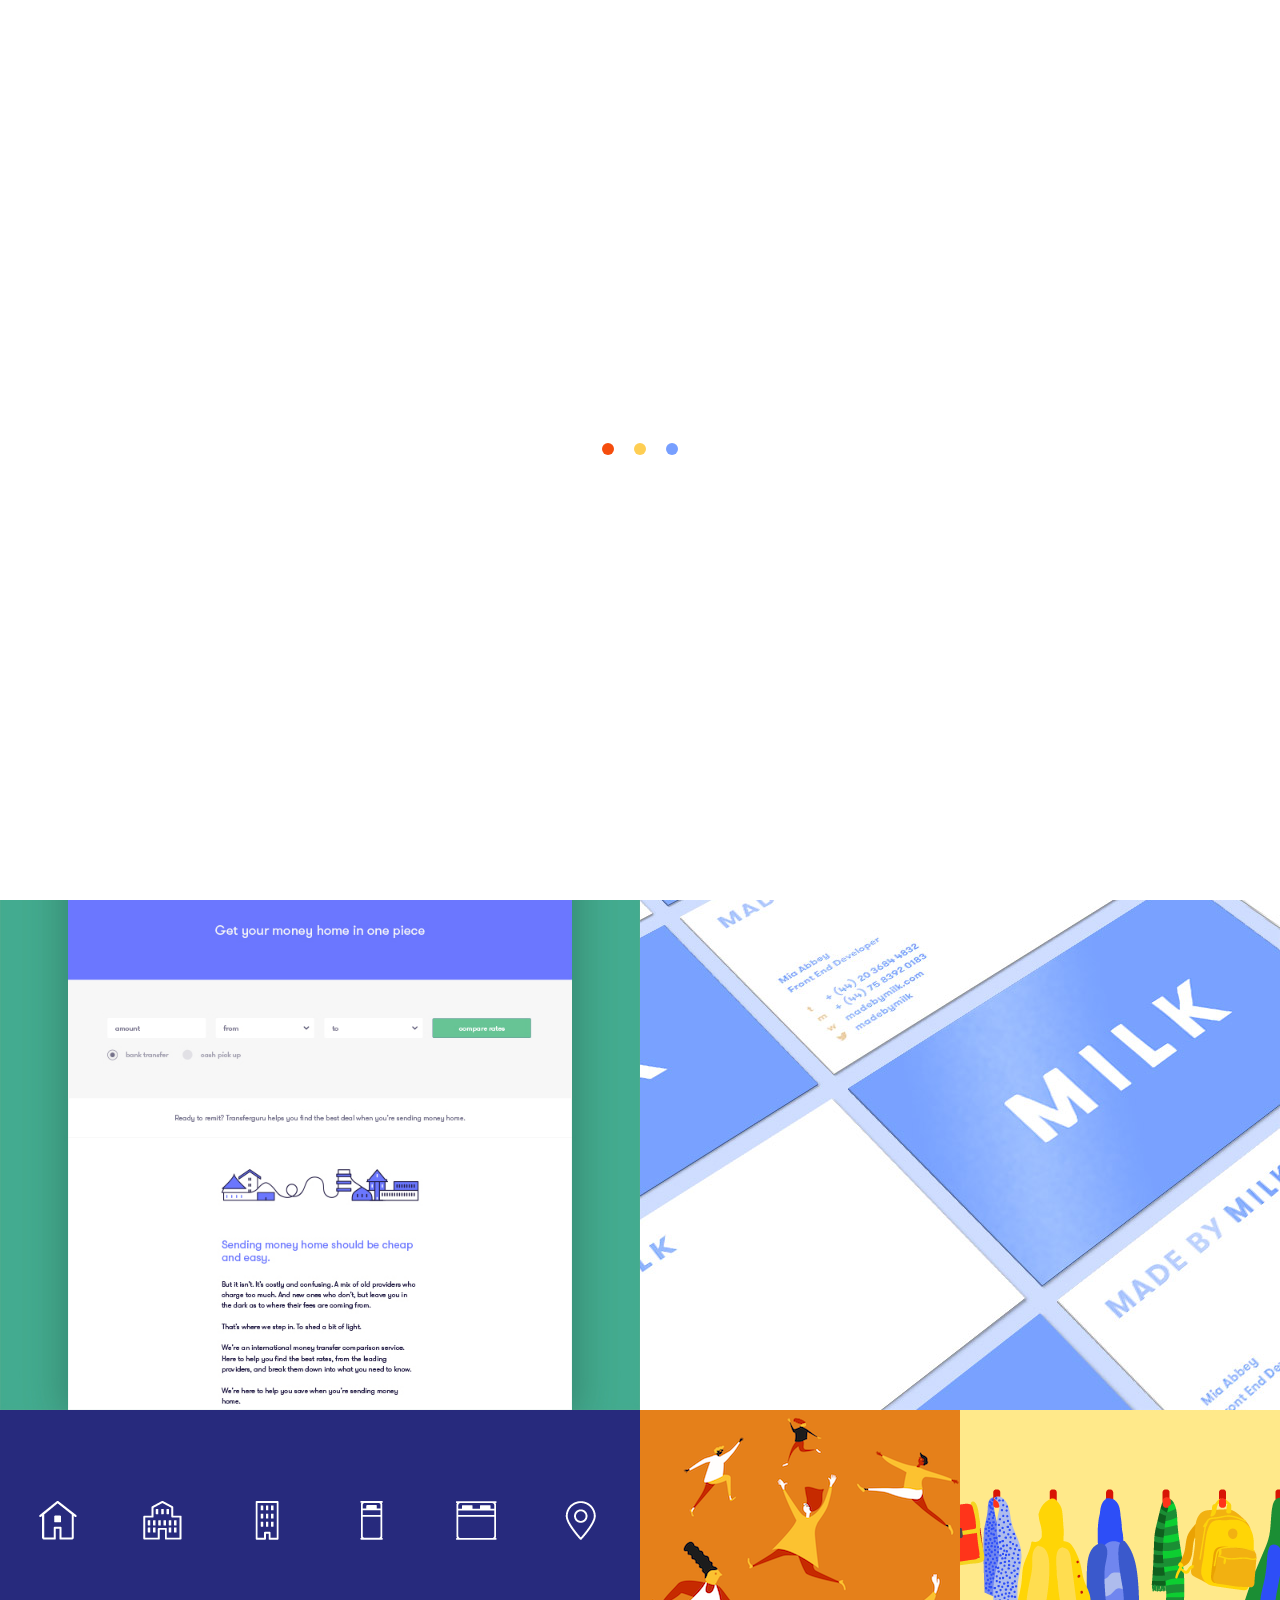
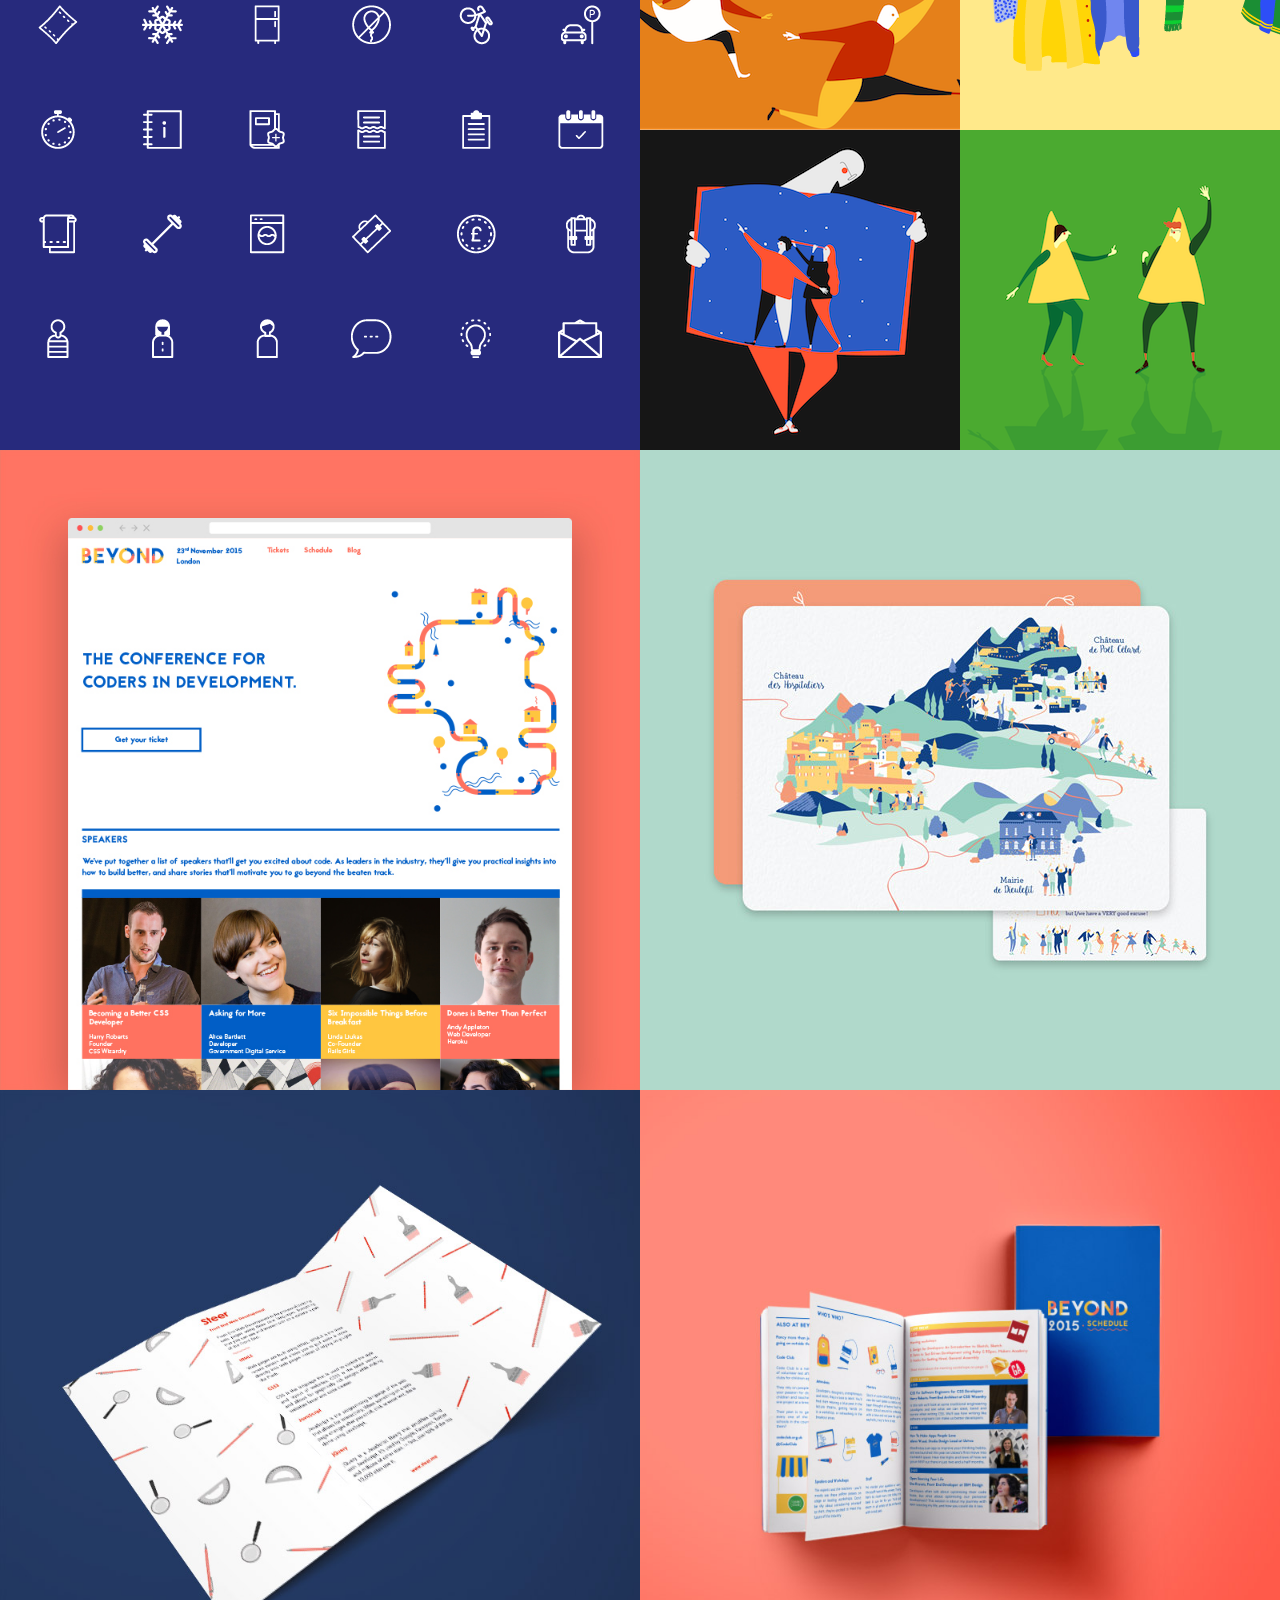
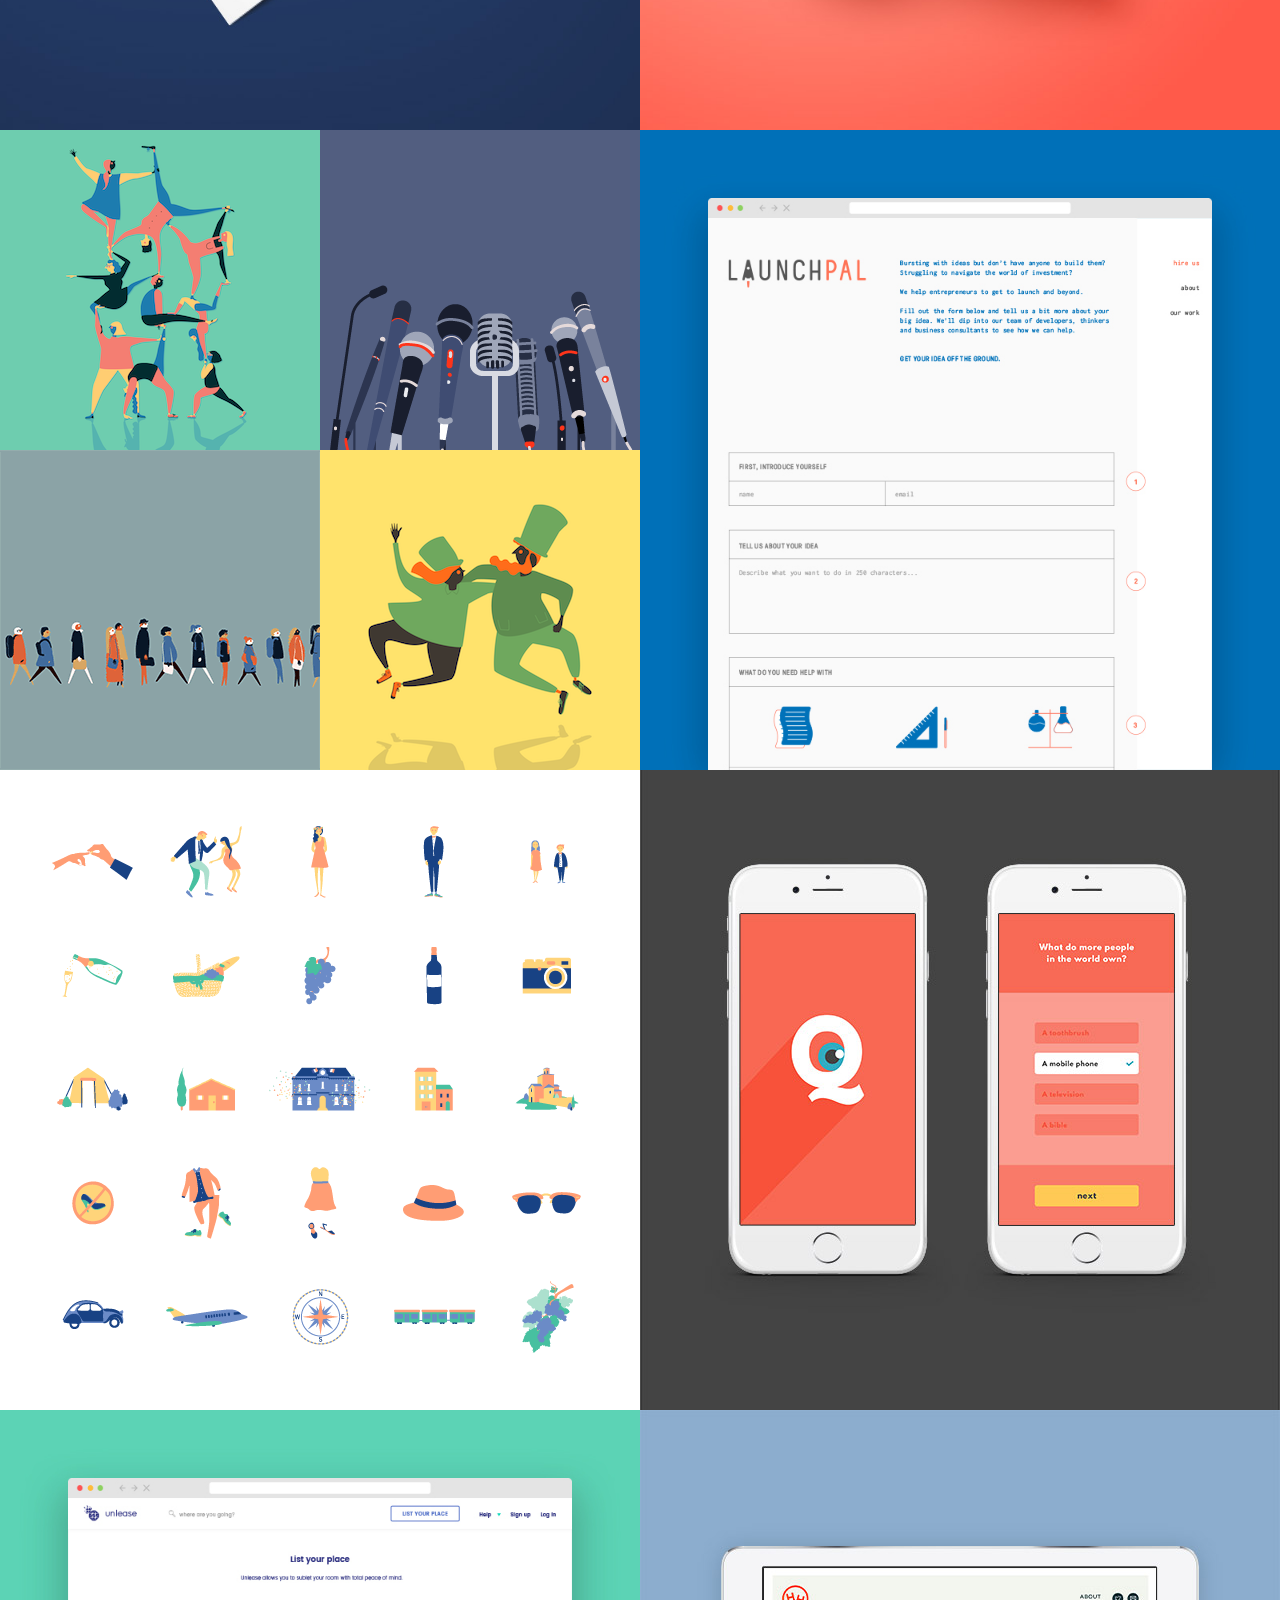
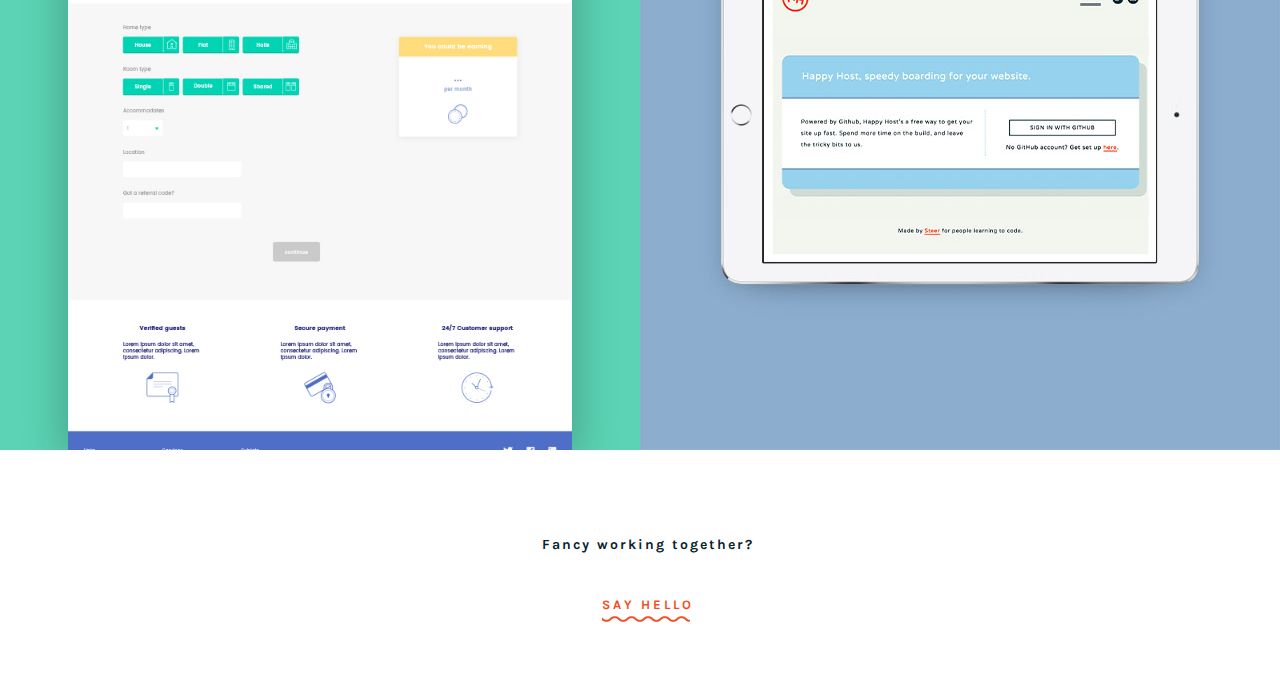
<file: index.html>
<!doctype html>
<html class="no-js" lang="en">
<head>
  <meta charset="utf-8">
  <link rel="icon" href="img/favicon.png" type="image/x-icon">
  <title>Alice Mollon</title>
  <meta name="description" content="Alice Mollon, Designer and Illustrator">
  <meta name="viewport" content="width=device-width">
  <link rel="stylesheet" href="css/style.css">
  <script src="js/modernizr-2.5.3.min.js"></script>
</head>

<body>

<div class="loader">
  <div class="balls">
   <div class="ball-1"></div>
   <div class="ball-2"></div>
   <div class="ball-3"></div>
  </div>
</div>

<section class="container">
  <h1>
    <a href="index.html">
      <img src="img/alice-mollon-logo.svg" alt="Alice Mollon">
    </a>
  </h1>

  <a href="#" class="trigger">
    <img src="img/burger-menu.png">
  </a>

  <nav>
    <a href="https://twitter.com/alicemollon">twitter</a>
    <a href="https://instagram.com/ajmollon/">instagram</a>
    <a href="mailto:ajmollon@gmail.com?Subject=Hello%20Alice!" target="_top">contact</a>
  </nav>

</section>


<div class="grid">

 
  <div class="grid-sizer"></div>
    <div class="item">
      <img src="img/build-confidence.png" alt=""/>
        <div class="overlay" style="background-color:#333232">
          <p class="title">"&nbsp;Build Confidence&nbsp;"</p>
        </div>
  </div>
 
  <div class="item">
    <img src="img/london-paris.png" alt="" />
      <div class="overlay" style="background-color:#4B609D">
        <p class="title">"&nbsp;Stereotypes&nbsp;"</p>
      </div>
  </div>
    
  <div class="item design">
    <img src="img/app-idea-cards.jpg" alt="" />
      <div class="overlay" style="background-color:#FECE53">
        <div class="design-description">
          <h3 class="title-design">App Idea Card Game</h3>
            <p class="description"><em>Illustration</em> and <em>design</em> for an idea generation card game. Created for a 'Get Started With Apps' course with The Prince's Trust.</p>
        </div>
      </div>
  </div>
    
  <div class="item">
    <img src="img/jazz-players.png" alt="" />
      <div class="overlay" style="background-color:#F6982C">
        <p class="title">"&nbsp;Jazz&nbsp;"</p>
      </div>
  </div>
    
  <div class="item">
    <img src="img/opticians.png" alt="" />
      <div class="overlay" style="background-color:#FF9292">
        <p class="title">"&nbsp;Opticians&nbsp;"</p>
      </div>
  </div>
    
  <div class="item design">
    <img src="img/transferguru.jpg" alt="" />
      <div class="overlay" style="background-color:#66BA93">
        <div class="design-description">      
          <h3 class="title-design">Transferguru</h3>
            <p class="description"><em>Full rebrand</em> and <em>responsive website design</em> for a remittance fee comparison platform that needed a clean, simplified user journey.</p>
              <p class="button"><a href="transferguru.html">See more &nbsp;&#65515;</a></p>
        </div>
      </div>
  </div>

  <div class="item design">
    <img src="img/made-by-milk.jpg" alt="" />
      <div class="overlay" style="background-color:#779fff">
        <div class="design-description">
          <h3 class="title-design">Made By Milk</h3>
           <p class="description"><em>Logo design</em> and <em>brand identity</em> for a new London-based code school offering bespoke courses in Front End and iOS.</p>
        </div>
      </div>
  </div>
  
  <div class="item design" img src="img/back-to-school.png"/>
    <img src="img/unlease-icons.png" alt=""/>
      <div class="overlay" style="background-color:#26267F">
        <div class="design-description">
          <h3 class="title-design">Icon set</h3>
            <p class="description"><em>Custom icon set</em> for Unlease, a new sub-letting platform that aims to bring flexibility to the UK rental market.</p>
        </div>
      </div>
  </div>
    
  <div class="item">
    <img src="img/leap.png" alt="" />
      <div class="overlay" style="background-color:#E5801B">
        <p class="title">"&nbsp;Leap&nbsp;"</p>
      </div>
  </div>
    
  <div class="item">
    <img src="img/back-to-school.png" alt="" />
      <div class="overlay" style="background-color:#FFEA83">
        <p class="title">"&nbsp;Back to School&nbsp;"</p>
      </div>
  </div>
    
  <div class="item">
    <img src="img/world-book-day.png" alt="" />
      <div class="overlay" style="background-color:#161616">
        <p class="title">"&nbsp;World Book Day&nbsp;"</p>
      </div>
  </div>
    
  <div class="item">
    <img src="img/tortilla.png" alt="" />
      <div class="overlay" style="background-color:#4BAA31">
        <p class="title">"&nbsp;Tortilla Chips&nbsp;"</p>
      </div>
  </div>

  <div class="item design">
    <img src="img/beyond.jpg" alt="" />
      <div class="overlay" style="background-color:#ff7462">
        <div class="design-description">
         <h3 class="title-design">Beyond Conference 2015</h3>
          <p class="description"><em>Brand identity</em> and <em>responsive website design</em> for a one day conference for Junior Developers at the Barbican, London.</p>
           <p class="button"><a href="beyond.html">See more &nbsp;&#65515;</a></p>
        </div>  
      </div>
  </div>

  <div class="item design">
    <img src="img/carte-mariage-map.jpg" alt="" />
      <div class="overlay" style="background-color:#AFD9CB">
        <div class="design-description">
         <h3 class="title-design">Wedding Invitation Set</h3>
          <p class="description">Set of <em>illustrations</em> for a custom wedding invitation pack, including a map depicting the various locations of the day's events.</p>
        </div>
      </div>
  </div>
  
  <div class="item design">
    <img src="img/steer-open-evening.jpg" alt="" />
      <div class="overlay" style="background-color:#233A69">
        <div class="design-description">
         <h3 class="title-design">Steer Open Evening Leaflet</h3>
          <p class="description"><em>Illustration</em> and <em>leaflet design</em> for an open evening promoting the various courses offered at code school Steer.</p>
        </div>
      </div>
  </div>

  <div class="item design">
    <img src="img/beyond-schedule.jpg" alt="" />
      <div class="overlay" style="background-color:#ff7462">
        <div class="design-description">
         <h3 class="title-design">Beyond Conference Schedule</h3>
          <p class="description"><em>Design</em> and <em>illustration</em> for a schedule and information booklet given to delegates at Beyond Conference 2015.</p>
        </div>
      </div>
  </div>

  <div class="item">
    <img src="img/womens-day.png" alt="" />
      <div class="overlay" style="background-color:#6ACDAD">
        <p class="title">"&nbsp;Un pour tous,<br>tous pour un&nbsp;"</p>
      </div>
  </div>
    
  <div class="item">
    <img src="img/confident-tech-talk.png" alt="" />
      <div class="overlay" style="background-color:#525D81">
        <p class="title">"&nbsp;Speech&nbsp;"</p>
      </div>
  </div>

  <div class="item design">
    <img src="img/launchpal.jpg" alt="" />
      <div class="overlay" style="background-color:#0071b9">
        <div class="design-description">
          <h3 class="title-design">Launchpal</h3>
            <p class="description"><em>Logo design</em>, <em>brand identity</em> and <em>responsive website design</em> for a new platform offering support of all kinds to startups.</p>
        </div>
      </div>
  </div>

  <div class="item">
    <img src="img/walkers.gif" alt="" />
      <div class="overlay" style="background-color:#8AA3A6">
        <p class="title">"&nbsp;Monday&nbsp;"</p>
      </div>
  </div>
    
  <div class="item">
    <img src="img/st-patricks-day.png" alt="" />
      <div class="overlay" style="background-color:#FFE36C">
        <p class="title">"&nbsp;Paddy&nbsp;"</p>
      </div>
  </div>

  <div class="item design">
    <img src="img/wedding-icons.png" alt="" />
      <div class="overlay" style="background-color:#154086">
        <div class="design-description">
         <h3 class="title-design">Wedding Set</h3>
          <p class="description">Series of <em>spot illustrations</em> to be dotted around a wedding invitation pack helping wedding guests plan for the big day.</p>
        </div>
      </div>
  </div>

  <div class="item design">
    <img src="img/motiquest.jpg" alt="" />
      <div class="overlay" style="background-color:#444444">
        <div class="design-description">
          <h3 class="title-design">Motiquest</h3>
            <p class="description"><em>Logo</em> and <em>iOS app design</em> for a clue quest game using Estimote beacons to teach young people about the Internet of Things. </p>
        </div>
      </div>
  </div>

  <div class="item design">
    <img src="img/unlease.jpg" alt="" />
      <div class="overlay" style="background-color:#5BD3B4">
        <div class="design-description">
          <h3 class="title-design">Unlease</h3>
            <p class="description"><em>Responsive website redesign</em> for a platform that connects unused rooms with people looking for a hassle-free way to sublet.</p>
             <p class="button"><a href="unlease.html">See more &nbsp;&#65515;</a></p>
        </div>
      </div>
  </div>

  <div class="item design">
    <img src="img/happy-host.jpg" alt="" />
      <div class="overlay" style="background-color:#8BACCF">
        <div class="design-description">
          <h3 class="title-design">Happy Host</h3>
            <p class="description"><em>Brand identity</em> and <em>website design</em> for an app that helps students learning to code get their websites up and live in a matter of minutes.</p>
        </div>
      </div>
    </div>

</div>

<footer>

  <p>Fancy working together?</p>
  <a href="mailto:ajmollon@gmail.com?Subject=Hello%20Alice!" target="_top">Say hello</a>

</footer>

  <script src="js/jquery.js"></script>
  <script src="js/imagesloaded.js"></script>
  <script src="js/isotope.js"></script>
  <script src="js/script.js"></script>

</body>
</html>
</file>
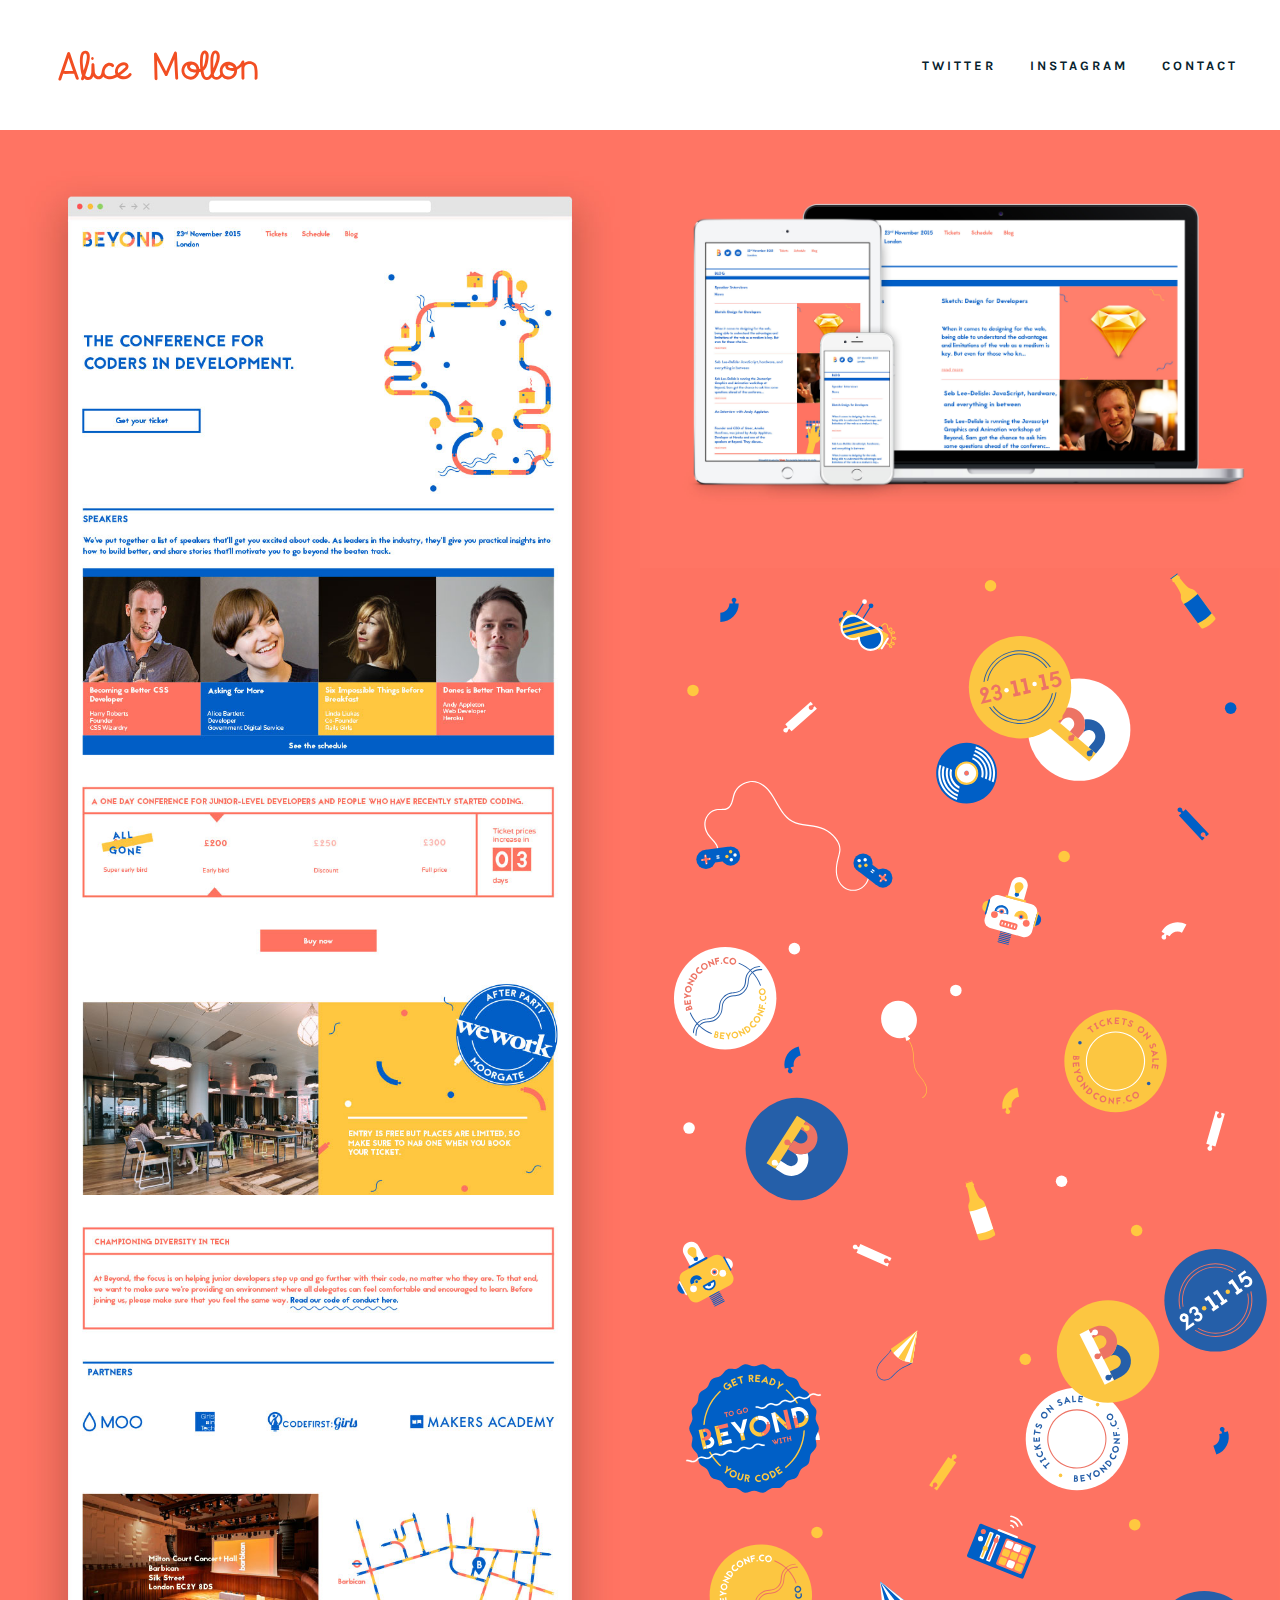
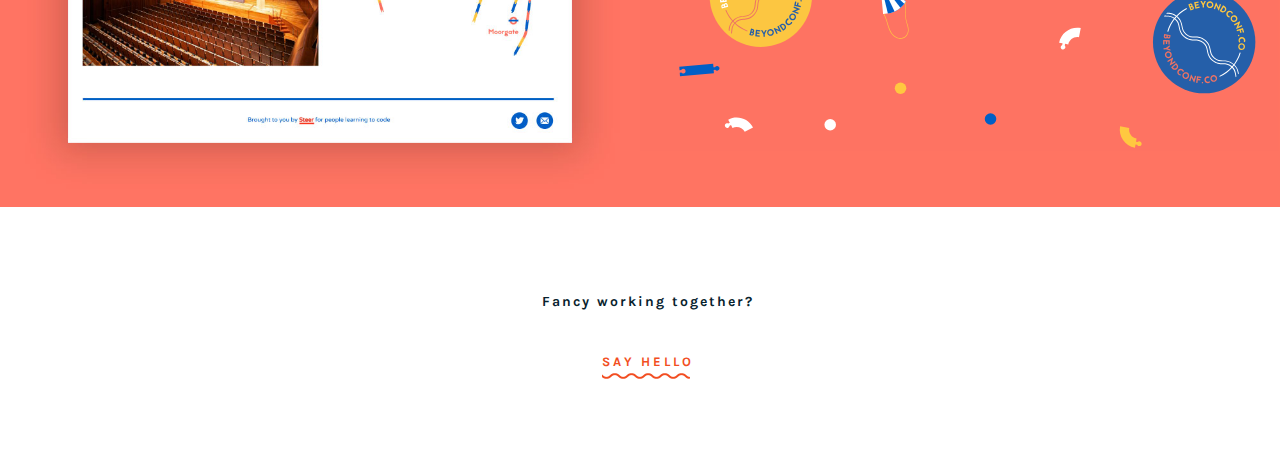
<file: beyond.html>
<!doctype html>
<html class="no-js" lang="en">
<head>
  <meta charset="utf-8">
  <link rel="icon" href="img/favicon.png" type="image/x-icon">
  <title>Alice Mollon</title>
  <meta name="description" content="Alice Mollon, Designer and Illustrator">
  <meta name="viewport" content="width=device-width">
  <link rel="stylesheet" href="css/style.css">
  <script src="js/modernizr-2.5.3.min.js"></script>
</head>

<body>

<section class="container">
  <h1>
    <a href="index.html">
      <img src="img/alice-mollon-logo.svg" alt="Alice Mollon">
    </a>
  </h1>

  <a href="#" class="trigger">
    <img src="img/burger-menu.png">
  </a>

  <nav>
    <a href="https://twitter.com/alicemollon">twitter</a>
    <a href="https://instagram.com/ajmollon/">instagram</a>
    <a href="mailto:ajmollon@gmail.com?Subject=Hello%20Alice!" target="_top">contact</a>
  </nav>
</section>

<div class="grid" style="background-color:#ff7462">
	<div class="item design">
	   <img src="img/beyond-home.jpg" alt="" />
	 </div>
	<div class="item design">
	   <img src="img/beyond-blog-responsive.jpg" alt="" />
	 </div>
	 <div class="item design">
	   <img src="img/beyond-pattern.svg" alt="" />
	 </div>
</div>

<footer>

  <p>Fancy working together?</p>
  <a href="mailto:ajmollon@gmail.com?Subject=Hello%20Alice!" target="_top">Say hello</a>

</footer>

  <script src="js/jquery.js"></script>
   <script src="js/imagesloaded.js"></script>
  <script src="js/isotope.js"></script>
  <script src="js/script.js"></script>

</body>
</html>
</file>
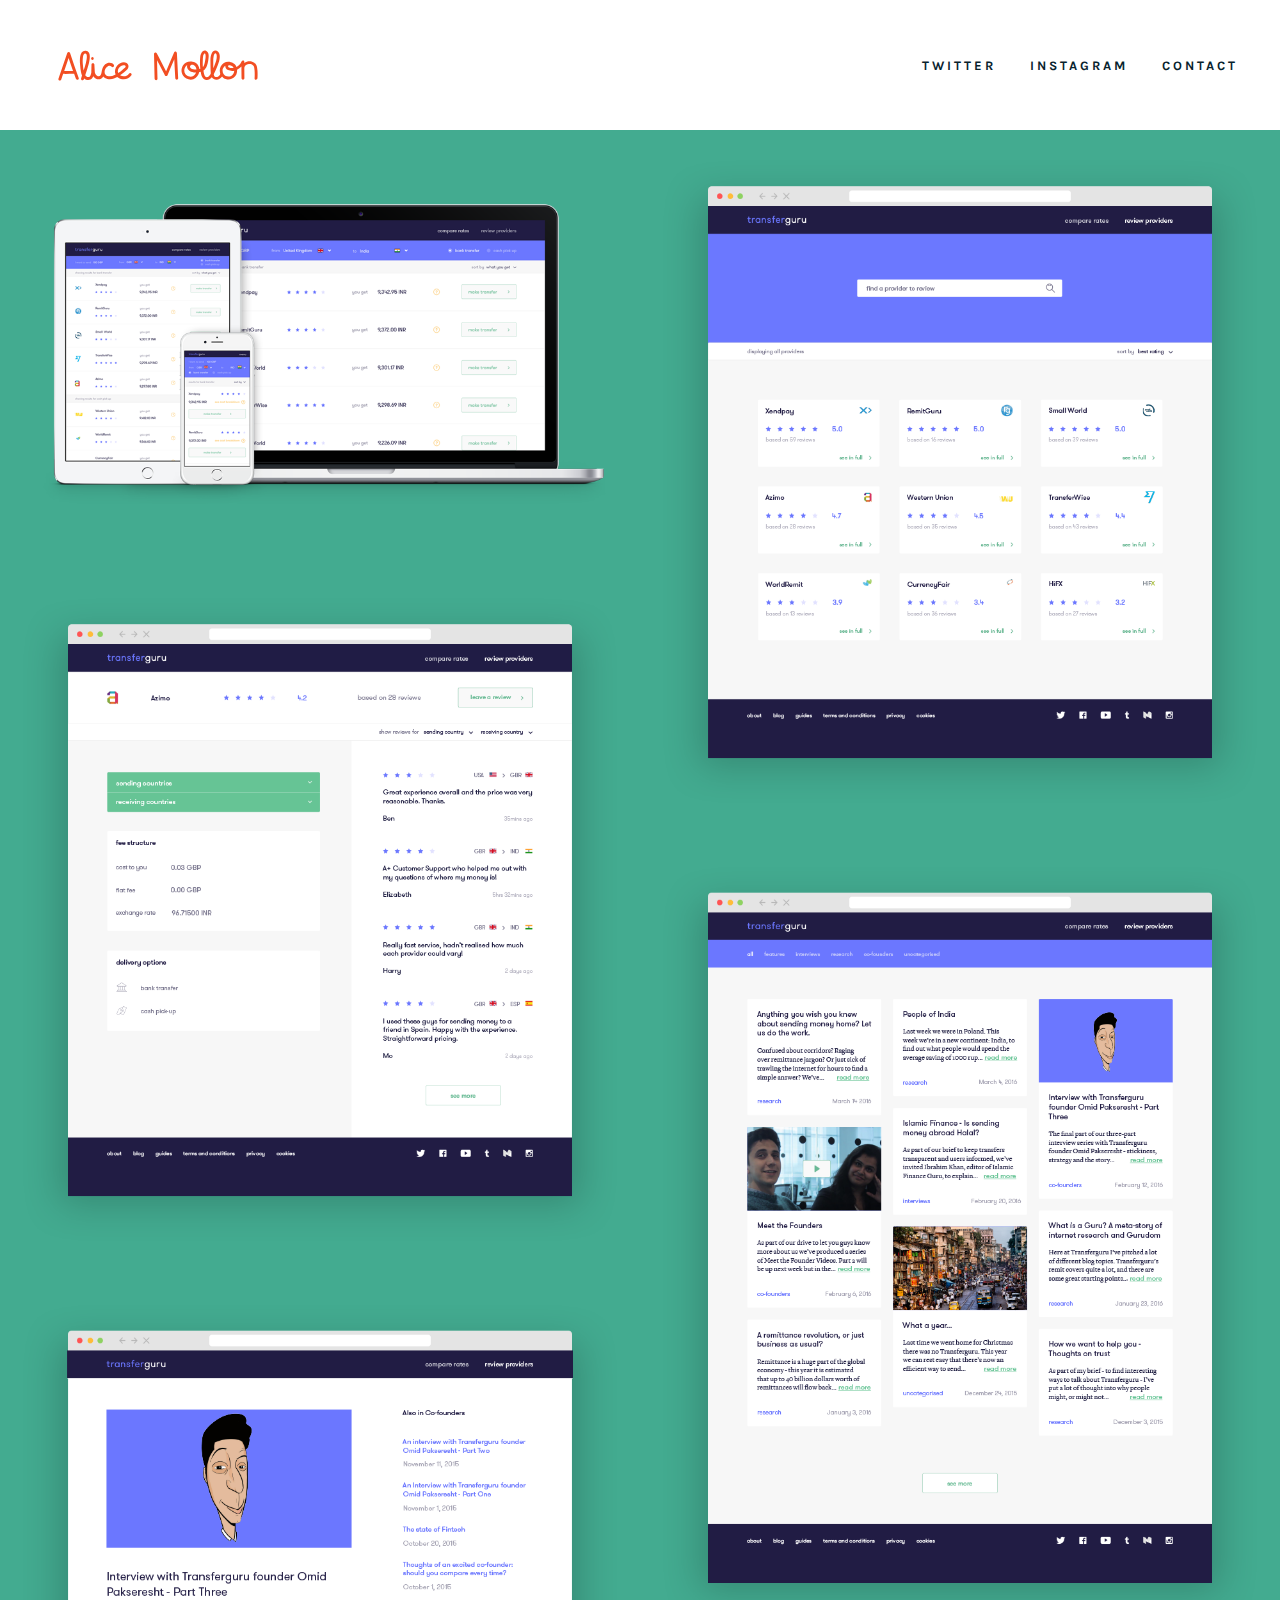
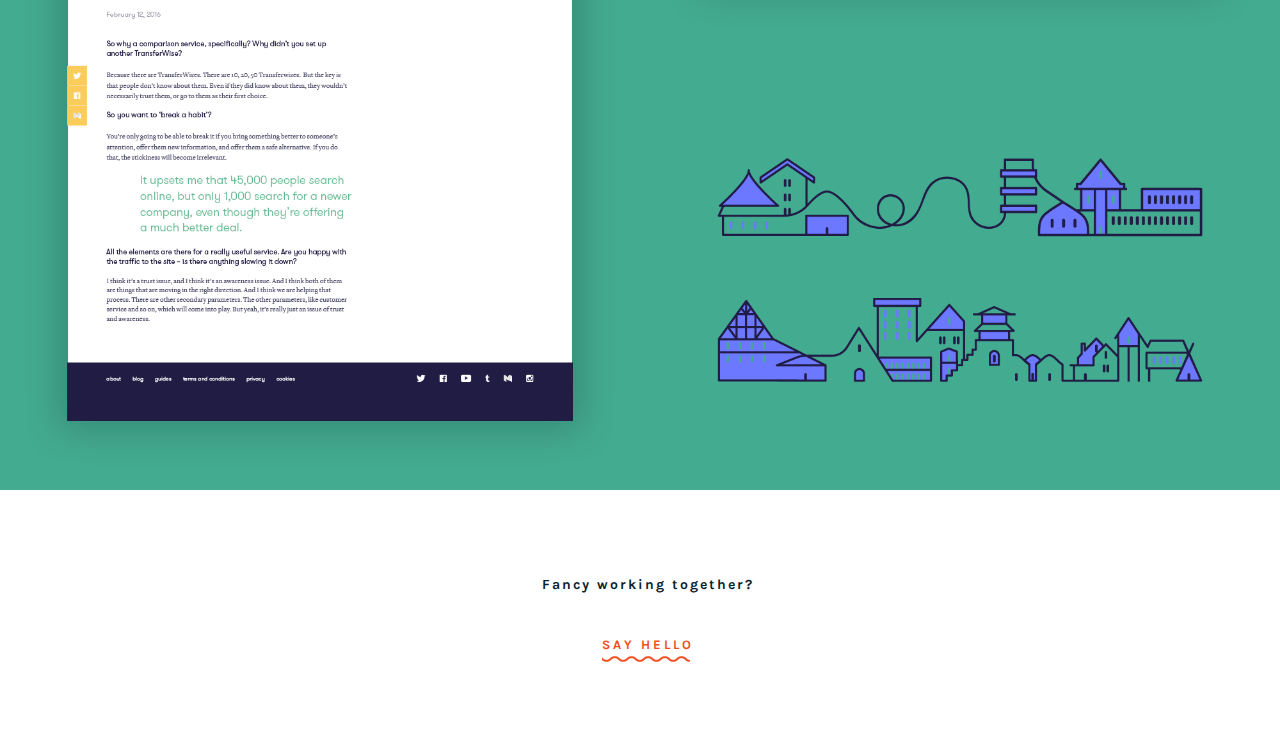
<file: transferguru.html>
<!doctype html>
<html class="no-js" lang="en">
<head>
  <meta charset="utf-8">
  <link rel="icon" href="img/favicon.png" type="image/x-icon">
  <title>Alice Mollon</title>
  <meta name="description" content="Alice Mollon, Designer and Illustrator">
  <meta name="viewport" content="width=device-width">
  <link rel="stylesheet" href="css/style.css">
  <script src="js/modernizr-2.5.3.min.js"></script>
</head>

<body>

<section class="container">
  <h1>
    <a href="index.html">
      <img src="img/alice-mollon-logo.svg" alt="Alice Mollon">
    </a>
  </h1>

  <a href="#" class="trigger">
    <img src="img/burger-menu.png">
  </a>

  <nav>
    <a href="https://twitter.com/alicemollon">twitter</a>
    <a href="https://instagram.com/ajmollon/">instagram</a>
    <a href="mailto:ajmollon@gmail.com?Subject=Hello%20Alice!" target="_top">contact</a>
  </nav>
</section>

<div class="grid" style="background-color:#43ab90">
	<div class="item design">
	   <img src="img/transferguru-responsive-results.png" alt="" />
	 </div>
	<div class="item design">
	   <img src="img/transferguru-compare.png" alt="" />
	 </div>
	 <div class="item design">
	   <img src="img/transferguru-profile.png" alt="" />
	 </div>
	 <div class="item design">
	   <img src="img/transferguru-blog.png" alt="" />
	 </div>
	 <div class="item design">
	   <img src="img/transferguru-blog-post.png" alt="" />
	 </div>
	 <div class="item design">
	   <img src="img/transferguru-illustrations.png" alt="" />
	 </div>
</div>

<footer>

  <p>Fancy working together?</p>
  <a href="mailto:ajmollon@gmail.com?Subject=Hello%20Alice!" target="_top">Say hello</a>

</footer>

  <script src="js/jquery.js"></script>
  <script src="js/imagesloaded.js"></script>
  <script src="js/isotope.js"></script>
  <script src="js/script.js"></script>

</body>
</html>
</file>
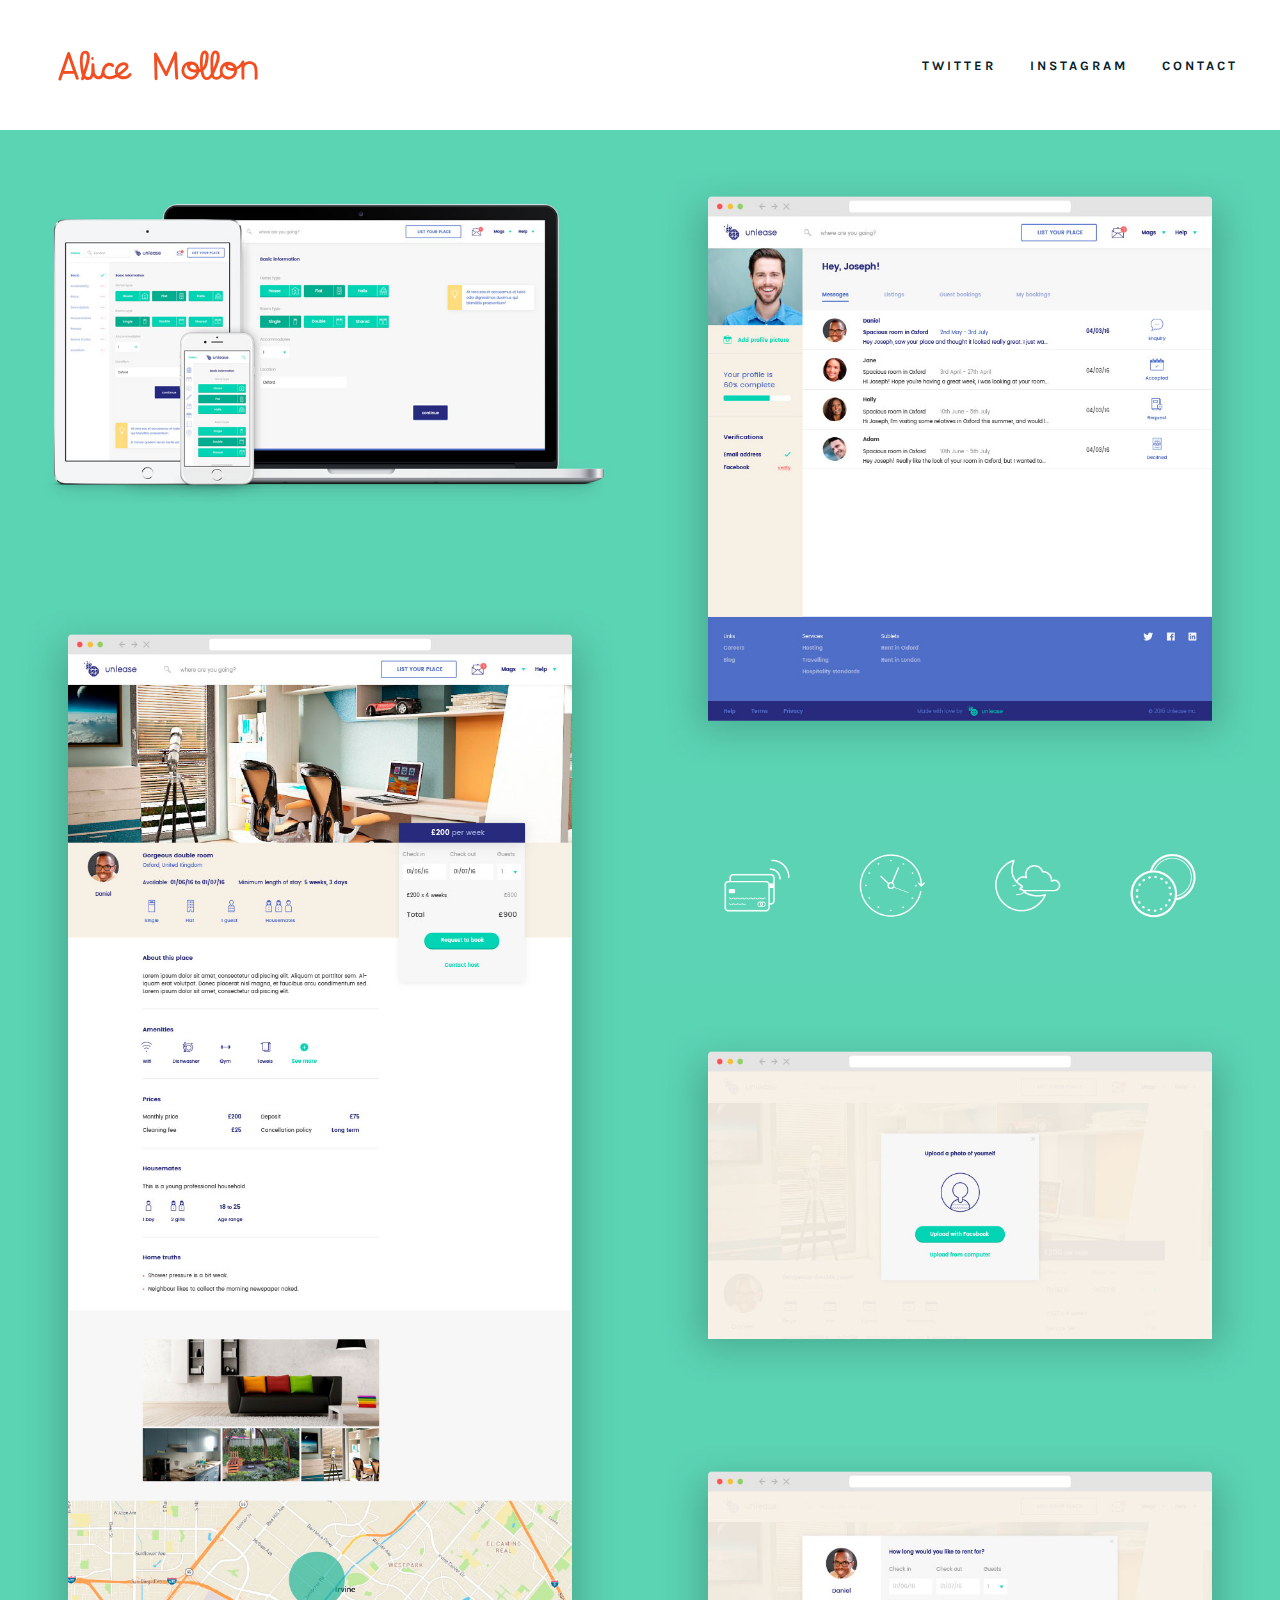
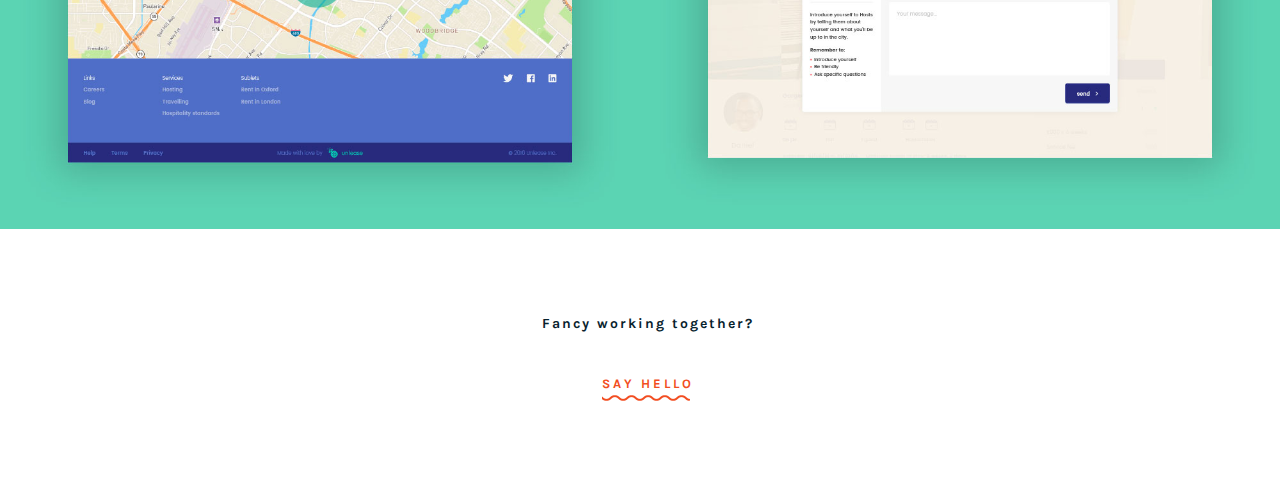
<file: unlease.html>
<!doctype html>
<html class="no-js" lang="en">
<head>
  <meta charset="utf-8">
  <link rel="icon" href="img/favicon.png" type="image/x-icon">
  <title>Alice Mollon</title>
  <meta name="description" content="Alice Mollon, Designer and Illustrator">
  <meta name="viewport" content="width=device-width">
  <link rel="stylesheet" href="css/style.css">
  <script src="js/modernizr-2.5.3.min.js"></script>
</head>

<body>

<section class="container">
  <h1>
    <a href="index.html">
      <img src="img/alice-mollon-logo.svg" alt="Alice Mollon">
    </a>
  </h1>

  <a href="#" class="trigger">
    <img src="img/burger-menu.png">
  </a>

  <nav>
    <a href="https://twitter.com/alicemollon">twitter</a>
    <a href="https://instagram.com/ajmollon/">instagram</a>
    <a href="mailto:ajmollon@gmail.com?Subject=Hello%20Alice!" target="_top">contact</a>
  </nav>
</section>

<div class="grid" style="background-color:#5BD3B4">
	<div class="item design">
	   <img src="img/unlease-responsive.jpg" alt="" />
	 </div>
	<div class="item design">
	   <img src="img/unlease-dashboard.jpg" alt="" />
	 </div>
	 <div class="item design">
	   <img src="img/unlease-room-listing.jpg" alt="" />
	 </div>
    <div class="item design">
     <img src="img/unlease-big-icons.png" alt="" />
   </div>
	 <div class="item design">
	   <img src="img/unlease-upload-photo.jpg" alt="" />
	 </div>
	 <div class="item design">
	   <img src="img/unlease-message-box.jpg" alt="" />
	 </div>
</div>

<footer>

  <p>Fancy working together?</p>
  <a href="mailto:ajmollon@gmail.com?Subject=Hello%20Alice!" target="_top">Say hello</a>

</footer>

  <script src="js/jquery.js"></script>
  <script src="js/imagesloaded.js"></script>
  <script src="js/isotope.js"></script>
  <script src="js/script.js"></script>

</body>
</html>
</file>
<file: css/style.css>
@import url(https://fonts.googleapis.com/css?family=Karla:400,400italic,700,700italic);

html {
  overflow-y: scroll;
  overflow-x: hidden; }

* {
  -webkit-box-sizing: border-box;
  -moz-box-sizing: border-box;
  box-sizing: border-box; }

.loader {
  position: fixed;
  top: 0;
  left: 0;
  background-color: #Fff;
  z-index: 10;
  height: 100%;
  width: 100%; }

.balls {
  position: absolute;
  top: 50%;
  left: 50%;
  transform: translateX(-50%) translateY(-50%);
  z-index: 30; }

.ball-1, .ball-2, .ball-3 {
  display: inline-block;
  margin: auto 8px;
  height: 12px;
  width: 12px;
  border-radius: 50%;
  -webkit-animation: loading 0.5s infinite ease-in-out alternate;
  -moz-animation: loading 0.5s infinite ease-in-out alternate; }

.ball-1 {
  background-color: #F54D0D;}

.ball-2 {
  background-color: #FECE53;
  -webkit-animation-delay: 0.25s; }

.ball-3 {
  background-color: #779FFF;
 -webkit-animation-delay: 0.5s; }

@-webkit-keyframes loading {
  0% {-webkit-transform: translateY(0%);}
  100% {-webkit-transform: translateY(-90%);} }

section.container {
  margin: 50px 50px 0px 50px;
  height: 80px; }

h1 img {
  width: 200px;
  float: left; }

.trigger {
  display: none; }

nav {
  float: right;
  margin-top: 6px; }

nav a, .button a, footer a, .overlay .title, .title-design {
  text-decoration: none;
  font-family: karla, sans-serif;
  font-weight: 700;
  letter-spacing: 3px;
  text-transform: uppercase;
  font-size: 13px; }

.button a {
  border-radius: 50px;
  padding: 15px 30px;
  border: 2px rgba(6, 34, 45, 0.1) solid;
  background-color: rgba(6, 34, 45, 0.1);
  color: rgba(6, 34, 45, 0.5); }

.button a:hover {
  color: rgba(255, 255, 255, 0.8);
  border: 2px rgba(255, 255, 255, 0.1) solid;
  background-color: rgba(255, 255, 255, 0.1);
  transition: all 0.5s; }

.button {
  margin-top: 60px; }

.button, .overlay .title, .title-design, footer  {
  text-align: center; }

nav a {
  color: #07222d;
  margin: 0 0 0 30px; }


nav a:hover, footer a  {
  color: #f24e22;
  background: url("../img/squiggle.png") repeat-x 100% 100%;
  background-size: 100px;
  padding-bottom: 10px; }

html, body, .grid {
  width: 100%; }

.grid {
  margin: 0 -8px; }

.grid:after {
  content: '';
  display: block;
  clear: both; }

.grid-sizer, .item {
  width: 25%; }

.item {
  float: left;
  -webkit-transition: left .2s ease-in-out, top .3s ease-in-out .3s;
  -moz-transition: left .3s ease-in-out, top .3s ease-in-out .3s;
  -ms-transition: left .3s ease-in-out, top .3s ease-in-out .3s;
  -o-transition: left .3s ease-in-out, top .3s ease-in-out .3s;
  transition: left .3s ease-in-out, top .3s ease-in-out .3s; }

.item:hover {
  cursor: pointer; }

.design {
  width: 50%; }

.item img {
  width: 100%;
  height: 100%;
  display: block; }

.overlay {
  width: 100%;
  height: 100%;
  position: absolute;
  top: 0;
  left: 0;
  text-decoration: none;
  color: #fff;
  opacity: 0; }

.overlay .title {
  font-weight: 400;
  font-size: 16px;
  position: absolute;
  top: 50%;
  left: 50%;
  transform: translateX(-50%) translateY(-50%); }

.design-description {
  position: absolute;
  top: 50%;
  transform: translateY(-50%);
  margin: auto 100px 30px 100px; }


.title-design  {
  font-weight: 400;
  font-size: 16px; }

.description, footer {
  font-family: karla, sans-serif;
  font-weight: 400;
  letter-spacing: 2px;
  font-size: 14px;
  line-height: 30px; }

.item:hover .overlay {
  display: block;
  opacity: 1;
  transition: all 0.5s; }


em {
  font-style: normal;
  font-weight: 700;
  background: url("../img/white-squiggle.png") repeat-x 100% 100%;
  background-size: 80px;
  padding-bottom: 8px; }

footer {
  margin: 80px;
  font-weight: 700;
  color: #07222d; }

footer p {
  margin-bottom: 30px; }

@media screen and (max-width: 1080px) {

  .design-description {
    margin: auto 55px; }

}

@media screen and (max-width: 870px) {

  .grid-sizer, .item {
    width: 50%; }

  .design {
    width: 100%; }

  section.container {
    margin: 30px 30px 0px 30px;
    height: 60px; }

  h1 img {
    width: 150px; }

}

@media screen and (max-width: 670px) {

  section.container {
    margin: 20px 0px 0px -10px;
    height: 50px; }

  h1 img {
    width: 120px;
    float: none; }

  h1 {
    display: block;
    text-align: center; }

  nav a {
    display: block;
    margin: auto 0;
    padding: 10px;
    text-align: center; }

  nav a:hover  {
    background: none;
    padding-bottom: 10px; }

  nav {
      display: none;
      float: none;
      text-align: center;
      padding: 0 0 20px 0;
      margin-top: 0;
      z-index: 10;
      position: relative;
      background-color: #fff;
      width: 100%; }

  .trigger {
    display: block;
    position: absolute;
    top: 25px;
    right: 20px; }

  .trigger img {
    width: 20px; }

  .logo {
    max-width: 250px; }
}
</file>
